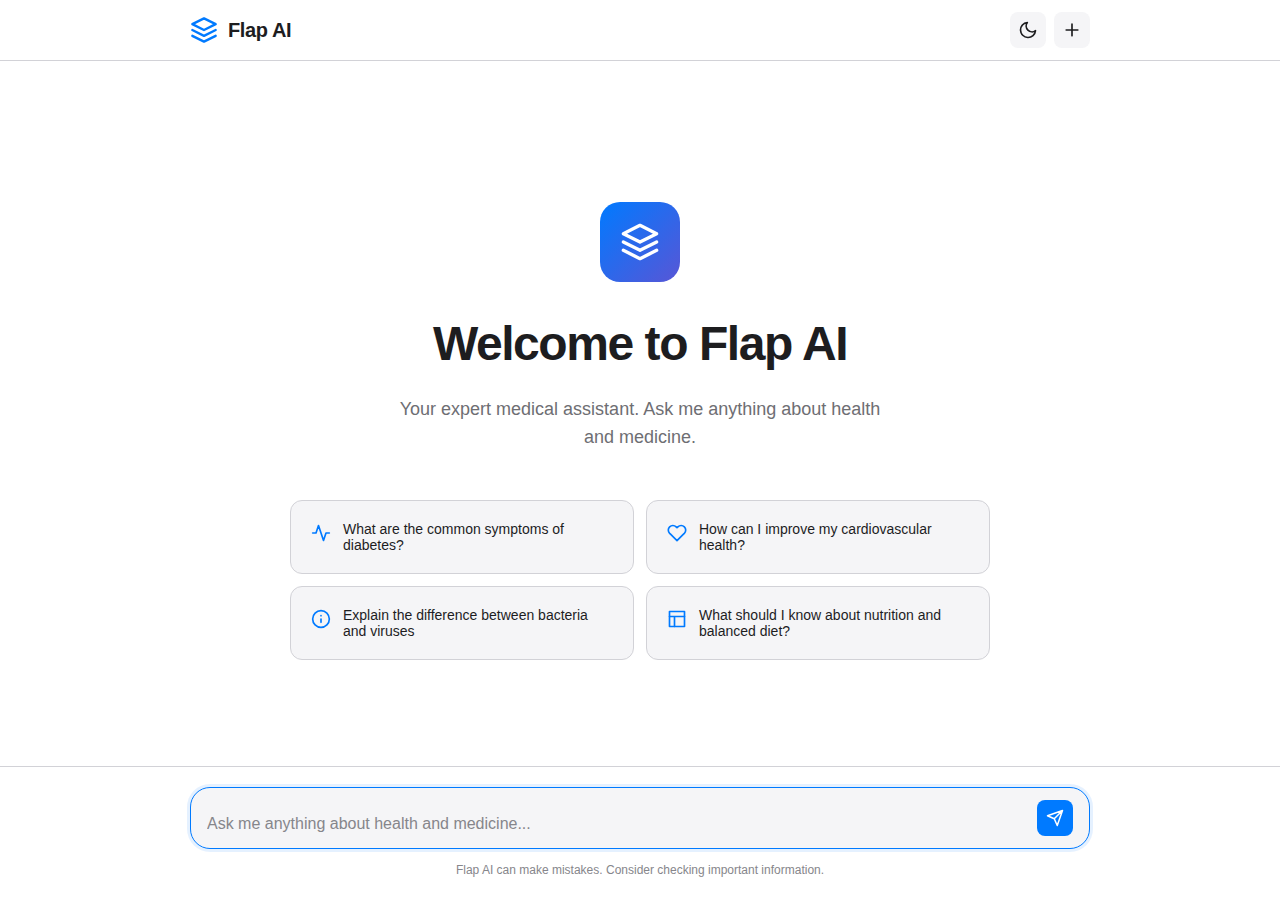
<file: index.html>
<!DOCTYPE html>
<html lang="en">
<head>
    <meta charset="UTF-8">
    <meta name="viewport" content="width=device-width, initial-scale=1.0">
    <title>Flap AI - Medical Chatbot</title>
    <link rel="stylesheet" href="styles.css">
</head>
<body>
    <div class="container">
        <!-- Header -->
        <header class="header">
            <div class="header-content">
                <div class="logo">
                    <svg class="logo-icon" viewBox="0 0 24 24" fill="none" xmlns="http://www.w3.org/2000/svg">
                        <path d="M12 2L2 7L12 12L22 7L12 2Z" stroke="currentColor" stroke-width="2" stroke-linecap="round" stroke-linejoin="round"/>
                        <path d="M2 17L12 22L22 17" stroke="currentColor" stroke-width="2" stroke-linecap="round" stroke-linejoin="round"/>
                        <path d="M2 12L12 17L22 12" stroke="currentColor" stroke-width="2" stroke-linecap="round" stroke-linejoin="round"/>
                    </svg>
                    <span class="logo-text">Flap AI</span>
                </div>
                <div class="header-actions">
                    <button class="icon-button" id="themeToggle" aria-label="Toggle theme">
                        <svg class="theme-icon sun-icon" viewBox="0 0 24 24" fill="none" xmlns="http://www.w3.org/2000/svg">
                            <circle cx="12" cy="12" r="5" stroke="currentColor" stroke-width="2"/>
                            <line x1="12" y1="1" x2="12" y2="3" stroke="currentColor" stroke-width="2" stroke-linecap="round"/>
                            <line x1="12" y1="21" x2="12" y2="23" stroke="currentColor" stroke-width="2" stroke-linecap="round"/>
                            <line x1="4.22" y1="4.22" x2="5.64" y2="5.64" stroke="currentColor" stroke-width="2" stroke-linecap="round"/>
                            <line x1="18.36" y1="18.36" x2="19.78" y2="19.78" stroke="currentColor" stroke-width="2" stroke-linecap="round"/>
                            <line x1="1" y1="12" x2="3" y2="12" stroke="currentColor" stroke-width="2" stroke-linecap="round"/>
                            <line x1="21" y1="12" x2="23" y2="12" stroke="currentColor" stroke-width="2" stroke-linecap="round"/>
                            <line x1="4.22" y1="19.78" x2="5.64" y2="18.36" stroke="currentColor" stroke-width="2" stroke-linecap="round"/>
                            <line x1="18.36" y1="5.64" x2="19.78" y2="4.22" stroke="currentColor" stroke-width="2" stroke-linecap="round"/>
                        </svg>
                        <svg class="theme-icon moon-icon" viewBox="0 0 24 24" fill="none" xmlns="http://www.w3.org/2000/svg">
                            <path d="M21 12.79A9 9 0 1 1 11.21 3 7 7 0 0 0 21 12.79z" stroke="currentColor" stroke-width="2" stroke-linecap="round" stroke-linejoin="round"/>
                        </svg>
                    </button>
                    <button class="icon-button" id="newChatBtn" aria-label="New chat">
                        <svg viewBox="0 0 24 24" fill="none" xmlns="http://www.w3.org/2000/svg">
                            <path d="M12 5V19M5 12H19" stroke="currentColor" stroke-width="2" stroke-linecap="round"/>
                        </svg>
                    </button>
                </div>
            </div>
        </header>

        <!-- Main Chat Area -->
        <main class="chat-container">
            <div class="chat-messages" id="chatMessages">
                <!-- Welcome Message -->
                <div class="welcome-screen" id="welcomeScreen">
                    <div class="welcome-icon">
                        <svg viewBox="0 0 24 24" fill="none" xmlns="http://www.w3.org/2000/svg">
                            <path d="M12 2L2 7L12 12L22 7L12 2Z" stroke="currentColor" stroke-width="2" stroke-linecap="round" stroke-linejoin="round"/>
                            <path d="M2 17L12 22L22 17" stroke="currentColor" stroke-width="2" stroke-linecap="round" stroke-linejoin="round"/>
                            <path d="M2 12L12 17L22 12" stroke="currentColor" stroke-width="2" stroke-linecap="round" stroke-linejoin="round"/>
                        </svg>
                    </div>
                    <h1 class="welcome-title">Welcome to Flap AI</h1>
                    <p class="welcome-subtitle">Your expert medical assistant. Ask me anything about health and medicine.</p>
                    
                    <div class="suggestion-cards">
                        <button class="suggestion-card" data-prompt="What are the common symptoms of diabetes?">
                            <svg class="suggestion-icon" viewBox="0 0 24 24" fill="none" xmlns="http://www.w3.org/2000/svg">
                                <path d="M22 12h-4l-3 9L9 3l-3 9H2" stroke="currentColor" stroke-width="2" stroke-linecap="round" stroke-linejoin="round"/>
                            </svg>
                            <span>What are the common symptoms of diabetes?</span>
                        </button>
                        <button class="suggestion-card" data-prompt="How can I improve my cardiovascular health?">
                            <svg class="suggestion-icon" viewBox="0 0 24 24" fill="none" xmlns="http://www.w3.org/2000/svg">
                                <path d="M20.84 4.61a5.5 5.5 0 0 0-7.78 0L12 5.67l-1.06-1.06a5.5 5.5 0 0 0-7.78 7.78l1.06 1.06L12 21.23l7.78-7.78 1.06-1.06a5.5 5.5 0 0 0 0-7.78z" stroke="currentColor" stroke-width="2" stroke-linecap="round" stroke-linejoin="round"/>
                            </svg>
                            <span>How can I improve my cardiovascular health?</span>
                        </button>
                        <button class="suggestion-card" data-prompt="Explain the difference between bacteria and viruses">
                            <svg class="suggestion-icon" viewBox="0 0 24 24" fill="none" xmlns="http://www.w3.org/2000/svg">
                                <circle cx="12" cy="12" r="10" stroke="currentColor" stroke-width="2"/>
                                <path d="M12 16v-4M12 8h.01" stroke="currentColor" stroke-width="2" stroke-linecap="round"/>
                            </svg>
                            <span>Explain the difference between bacteria and viruses</span>
                        </button>
                        <button class="suggestion-card" data-prompt="What should I know about nutrition and balanced diet?">
                            <svg class="suggestion-icon" viewBox="0 0 24 24" fill="none" xmlns="http://www.w3.org/2000/svg">
                                <path d="M3 3h18v18H3z" stroke="currentColor" stroke-width="2" stroke-linecap="round" stroke-linejoin="round"/>
                                <path d="M3 9h18M9 21V9" stroke="currentColor" stroke-width="2" stroke-linecap="round" stroke-linejoin="round"/>
                            </svg>
                            <span>What should I know about nutrition and balanced diet?</span>
                        </button>
                    </div>
                </div>
            </div>
        </main>

        <!-- Input Area -->
        <footer class="input-container">
            <div class="input-wrapper">
                <textarea 
                    id="messageInput" 
                    class="message-input" 
                    placeholder="Ask me anything about health and medicine..."
                    rows="1"
                ></textarea>
                <button class="send-button" id="sendButton" aria-label="Send message">
                    <svg viewBox="0 0 24 24" fill="none" xmlns="http://www.w3.org/2000/svg">
                        <path d="M22 2L11 13M22 2l-7 20-4-9-9-4 20-7z" stroke="currentColor" stroke-width="2" stroke-linecap="round" stroke-linejoin="round"/>
                    </svg>
                </button>
            </div>
            <p class="disclaimer">Flap AI can make mistakes. Consider checking important information.</p>
        </footer>
    </div>

    <script src="script.js"></script>
</body>
</html>
</file>
<file: styles.css>
/* Root Variables */
:root {
    --bg-primary: #ffffff;
    --bg-secondary: #f5f5f7;
    --bg-tertiary: #e8e8ed;
    --text-primary: #1d1d1f;
    --text-secondary: #6e6e73;
    --text-tertiary: #86868b;
    --accent: #007aff;
    --accent-hover: #0051d5;
    --border: #d2d2d7;
    --user-message-bg: #007aff;
    --user-message-text: #ffffff;
    --ai-message-bg: #f5f5f7;
    --ai-message-text: #1d1d1f;
    --shadow-sm: 0 1px 3px rgba(0, 0, 0, 0.04);
    --shadow-md: 0 4px 6px rgba(0, 0, 0, 0.07);
    --shadow-lg: 0 10px 20px rgba(0, 0, 0, 0.08);
    --radius-sm: 8px;
    --radius-md: 12px;
    --radius-lg: 20px;
    --transition: all 0.2s cubic-bezier(0.4, 0, 0.2, 1);
}

[data-theme="dark"] {
    --bg-primary: #000000;
    --bg-secondary: #1c1c1e;
    --bg-tertiary: #2c2c2e;
    --text-primary: #f5f5f7;
    --text-secondary: #a1a1a6;
    --text-tertiary: #6e6e73;
    --accent: #0a84ff;
    --accent-hover: #409cff;
    --border: #38383a;
    --user-message-bg: #0a84ff;
    --user-message-text: #ffffff;
    --ai-message-bg: #1c1c1e;
    --ai-message-text: #f5f5f7;
    --shadow-sm: 0 1px 3px rgba(0, 0, 0, 0.3);
    --shadow-md: 0 4px 6px rgba(0, 0, 0, 0.4);
    --shadow-lg: 0 10px 20px rgba(0, 0, 0, 0.5);
}

/* Reset & Base Styles */
* {
    margin: 0;
    padding: 0;
    box-sizing: border-box;
}

body {
    font-family: -apple-system, BlinkMacSystemFont, 'SF Pro Display', 'Segoe UI', Roboto, Oxygen, Ubuntu, Cantarell, sans-serif;
    background: var(--bg-primary);
    color: var(--text-primary);
    line-height: 1.6;
    overflow: hidden;
    transition: var(--transition);
}

/* Container */
.container {
    display: flex;
    flex-direction: column;
    height: 100vh;
    max-width: 100vw;
    margin: 0 auto;
}

/* Header */
.header {
    background: var(--bg-primary);
    border-bottom: 1px solid var(--border);
    padding: 0 20px;
    backdrop-filter: blur(20px);
    -webkit-backdrop-filter: blur(20px);
    z-index: 100;
    transition: var(--transition);
}

.header-content {
    max-width: 900px;
    margin: 0 auto;
    display: flex;
    justify-content: space-between;
    align-items: center;
    height: 60px;
}

.logo {
    display: flex;
    align-items: center;
    gap: 10px;
    font-weight: 600;
    font-size: 20px;
    color: var(--text-primary);
}

.logo-icon {
    width: 28px;
    height: 28px;
    color: var(--accent);
}

.logo-text {
    font-weight: 600;
    letter-spacing: -0.02em;
}

.header-actions {
    display: flex;
    gap: 8px;
}

.icon-button {
    width: 36px;
    height: 36px;
    border: none;
    background: var(--bg-secondary);
    border-radius: var(--radius-sm);
    cursor: pointer;
    display: flex;
    align-items: center;
    justify-content: center;
    transition: var(--transition);
    color: var(--text-primary);
}

.icon-button:hover {
    background: var(--bg-tertiary);
    transform: scale(1.05);
}

.icon-button svg {
    width: 20px;
    height: 20px;
}

.theme-icon {
    width: 20px;
    height: 20px;
}

.sun-icon {
    display: none;
}

.moon-icon {
    display: block;
}

[data-theme="dark"] .sun-icon {
    display: block;
}

[data-theme="dark"] .moon-icon {
    display: none;
}

/* Chat Container */
.chat-container {
    flex: 1;
    overflow-y: auto;
    padding: 20px;
    scroll-behavior: smooth;
}

.chat-container::-webkit-scrollbar {
    width: 6px;
}

.chat-container::-webkit-scrollbar-track {
    background: transparent;
}

.chat-container::-webkit-scrollbar-thumb {
    background: var(--border);
    border-radius: 10px;
}

.chat-container::-webkit-scrollbar-thumb:hover {
    background: var(--text-tertiary);
}

.chat-messages {
    max-width: 900px;
    margin: 0 auto;
}

/* Welcome Screen */
.welcome-screen {
    display: flex;
    flex-direction: column;
    align-items: center;
    justify-content: center;
    min-height: calc(100vh - 200px);
    padding: 40px 20px;
    text-align: center;
}

.welcome-icon {
    width: 80px;
    height: 80px;
    background: linear-gradient(135deg, var(--accent) 0%, #5856d6 100%);
    border-radius: var(--radius-lg);
    display: flex;
    align-items: center;
    justify-content: center;
    margin-bottom: 24px;
    animation: fadeInScale 0.6s cubic-bezier(0.4, 0, 0.2, 1);
}

.welcome-icon svg {
    width: 40px;
    height: 40px;
    color: white;
}

@keyframes fadeInScale {
    from {
        opacity: 0;
        transform: scale(0.8);
    }
    to {
        opacity: 1;
        transform: scale(1);
    }
}

.welcome-title {
    font-size: 48px;
    font-weight: 700;
    margin-bottom: 12px;
    letter-spacing: -0.03em;
    animation: fadeInUp 0.6s cubic-bezier(0.4, 0, 0.2, 1) 0.1s both;
}

.welcome-subtitle {
    font-size: 18px;
    color: var(--text-secondary);
    margin-bottom: 48px;
    max-width: 500px;
    animation: fadeInUp 0.6s cubic-bezier(0.4, 0, 0.2, 1) 0.2s both;
}

@keyframes fadeInUp {
    from {
        opacity: 0;
        transform: translateY(20px);
    }
    to {
        opacity: 1;
        transform: translateY(0);
    }
}

.suggestion-cards {
    display: grid;
    grid-template-columns: repeat(auto-fit, minmax(280px, 1fr));
    gap: 12px;
    width: 100%;
    max-width: 700px;
}

.suggestion-card {
    background: var(--bg-secondary);
    border: 1px solid var(--border);
    border-radius: var(--radius-md);
    padding: 20px;
    text-align: left;
    cursor: pointer;
    transition: var(--transition);
    display: flex;
    align-items: flex-start;
    gap: 12px;
    font-size: 14px;
    color: var(--text-primary);
    animation: fadeInUp 0.6s cubic-bezier(0.4, 0, 0.2, 1) both;
}

.suggestion-card:nth-child(1) { animation-delay: 0.3s; }
.suggestion-card:nth-child(2) { animation-delay: 0.35s; }
.suggestion-card:nth-child(3) { animation-delay: 0.4s; }
.suggestion-card:nth-child(4) { animation-delay: 0.45s; }

.suggestion-card:hover {
    background: var(--bg-tertiary);
    transform: translateY(-2px);
    box-shadow: var(--shadow-md);
}

.suggestion-icon {
    width: 20px;
    height: 20px;
    color: var(--accent);
    flex-shrink: 0;
    margin-top: 2px;
}

/* Message Bubbles */
.message {
    display: flex;
    margin-bottom: 24px;
    animation: fadeInUp 0.3s cubic-bezier(0.4, 0, 0.2, 1);
    opacity: 0;
    animation-fill-mode: forwards;
}

.message.user {
    justify-content: flex-end;
}

.message.ai {
    justify-content: flex-start;
}

.message-content {
    max-width: 70%;
    padding: 16px 20px;
    border-radius: var(--radius-md);
    word-wrap: break-word;
    line-height: 1.6;
}

.message.user .message-content {
    background: var(--user-message-bg);
    color: var(--user-message-text);
    border-bottom-right-radius: 4px;
}

.message.ai .message-content {
    background: var(--ai-message-bg);
    color: var(--ai-message-text);
    border-bottom-left-radius: 4px;
    border: 1px solid var(--border);
}

.message-avatar {
    width: 32px;
    height: 32px;
    border-radius: 50%;
    display: flex;
    align-items: center;
    justify-content: center;
    margin: 0 12px;
    flex-shrink: 0;
}

.message.user .message-avatar {
    background: var(--accent);
    color: white;
    order: 2;
}

.message.ai .message-avatar {
    background: var(--bg-tertiary);
    color: var(--accent);
}

.message-avatar svg {
    width: 18px;
    height: 18px;
}

/* Typing Indicator */
.typing-indicator {
    display: flex;
    gap: 4px;
    padding: 16px 20px;
}

.typing-dot {
    width: 8px;
    height: 8px;
    background: var(--text-tertiary);
    border-radius: 50%;
    animation: typing 1.4s infinite;
}

.typing-dot:nth-child(2) {
    animation-delay: 0.2s;
}

.typing-dot:nth-child(3) {
    animation-delay: 0.4s;
}

@keyframes typing {
    0%, 60%, 100% {
        transform: translateY(0);
        opacity: 0.5;
    }
    30% {
        transform: translateY(-10px);
        opacity: 1;
    }
}

/* Input Area */
.input-container {
    background: var(--bg-primary);
    border-top: 1px solid var(--border);
    padding: 20px;
    backdrop-filter: blur(20px);
    -webkit-backdrop-filter: blur(20px);
}

.input-wrapper {
    max-width: 900px;
    margin: 0 auto;
    display: flex;
    align-items: flex-end;
    gap: 12px;
    background: var(--bg-secondary);
    border: 1px solid var(--border);
    border-radius: var(--radius-lg);
    padding: 12px 16px;
    transition: var(--transition);
}

.input-wrapper:focus-within {
    border-color: var(--accent);
    box-shadow: 0 0 0 3px rgba(0, 122, 255, 0.1);
}

.message-input {
    flex: 1;
    border: none;
    background: transparent;
    color: var(--text-primary);
    font-size: 16px;
    font-family: inherit;
    resize: none;
    outline: none;
    max-height: 200px;
    line-height: 1.5;
}

.message-input::placeholder {
    color: var(--text-tertiary);
}

.send-button {
    width: 36px;
    height: 36px;
    border: none;
    background: var(--accent);
    color: white;
    border-radius: var(--radius-sm);
    cursor: pointer;
    display: flex;
    align-items: center;
    justify-content: center;
    transition: var(--transition);
    flex-shrink: 0;
}

.send-button:hover:not(:disabled) {
    background: var(--accent-hover);
    transform: scale(1.05);
}

.send-button:disabled {
    opacity: 0.5;
    cursor: not-allowed;
}

.send-button svg {
    width: 18px;
    height: 18px;
}

.disclaimer {
    text-align: center;
    font-size: 12px;
    color: var(--text-tertiary);
    margin-top: 12px;
    max-width: 900px;
    margin-left: auto;
    margin-right: auto;
}

/* Responsive Design */
@media (max-width: 768px) {
    .header-content {
        height: 56px;
    }

    .logo-text {
        font-size: 18px;
    }

    .welcome-title {
        font-size: 36px;
    }

    .welcome-subtitle {
        font-size: 16px;
    }

    .suggestion-cards {
        grid-template-columns: 1fr;
    }

    .message-content {
        max-width: 85%;
    }

    .chat-container {
        padding: 16px;
    }

    .input-container {
        padding: 16px;
    }
}

@media (max-width: 480px) {
    .welcome-title {
        font-size: 28px;
    }

    .welcome-icon {
        width: 64px;
        height: 64px;
    }

    .welcome-icon svg {
        width: 32px;
        height: 32px;
    }

    .message-content {
        max-width: 90%;
        padding: 12px 16px;
    }

    .message-avatar {
        display: none;
    }
}

/* Accessibility */
@media (prefers-reduced-motion: reduce) {
    * {
        animation-duration: 0.01ms !important;
        animation-iteration-count: 1 !important;
        transition-duration: 0.01ms !important;
    }
}

/* Print Styles */
@media print {
    .header,
    .input-container {
        display: none;
    }

    .chat-container {
        overflow: visible;
    }
}
</file>
